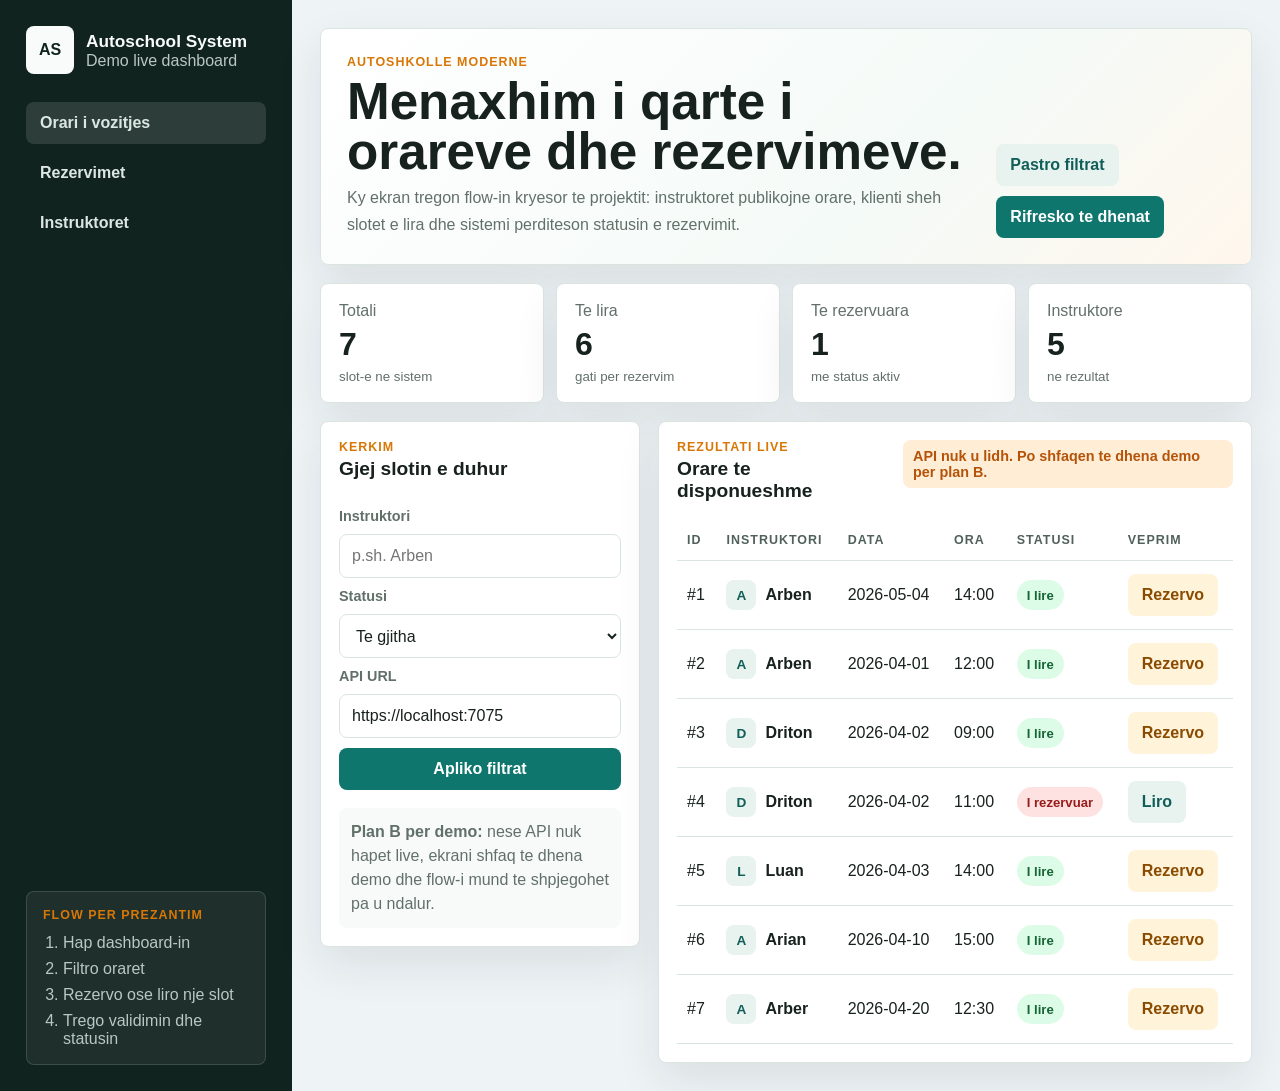
<file: UI/index.html>
<!DOCTYPE html>
<html lang="sq">
<head>
    <meta charset="UTF-8">
    <meta name="viewport" content="width=device-width, initial-scale=1.0">
    <title>Autoschool System | Demo Dashboard</title>
    <link rel="stylesheet" href="style.css">
</head>
<body>
    <div class="app-shell">
        <aside class="sidebar">
            <div class="brand">
                <div class="brand-mark">AS</div>
                <div>
                    <h1>Autoschool System</h1>
                    <p>Demo live dashboard</p>
                </div>
            </div>

            <nav class="nav" aria-label="Demo navigation">
                <button class="nav-btn active" type="button">Orari i vozitjes</button>
                <button class="nav-btn" type="button">Rezervimet</button>
                <button class="nav-btn" type="button">Instruktoret</button>
            </nav>

            <div class="demo-script">
                <span class="eyebrow">Flow per prezantim</span>
                <ol>
                    <li>Hap dashboard-in</li>
                    <li>Filtro oraret</li>
                    <li>Rezervo ose liro nje slot</li>
                    <li>Trego validimin dhe statusin</li>
                </ol>
            </div>
        </aside>

        <main class="content">
            <header class="hero">
                <div>
                    <span class="eyebrow">Autoshkolle moderne</span>
                    <h2>Menaxhim i qarte i orareve dhe rezervimeve.</h2>
                    <p>
                        Ky ekran tregon flow-in kryesor te projektit: instruktoret publikojne orare,
                        klienti sheh slotet e lira dhe sistemi perditeson statusin e rezervimit.
                    </p>
                </div>
                <div class="hero-actions">
                    <button class="secondary-btn" id="resetFiltersBtn" type="button">Pastro filtrat</button>
                    <button class="primary-btn" id="loadSlotsBtn" type="button">Rifresko te dhenat</button>
                </div>
            </header>

            <section class="stats" aria-label="Permbledhje">
                <article class="stat-card">
                    <span>Totali</span>
                    <strong id="totalSlots">0</strong>
                    <small>slot-e ne sistem</small>
                </article>
                <article class="stat-card">
                    <span>Te lira</span>
                    <strong id="freeSlots">0</strong>
                    <small>gati per rezervim</small>
                </article>
                <article class="stat-card">
                    <span>Te rezervuara</span>
                    <strong id="bookedSlots">0</strong>
                    <small>me status aktiv</small>
                </article>
                <article class="stat-card">
                    <span>Instruktore</span>
                    <strong id="instructorCount">0</strong>
                    <small>ne rezultat</small>
                </article>
            </section>

            <section class="workspace">
                <div class="panel filters-panel">
                    <div class="panel-head">
                        <div>
                            <span class="eyebrow">Kerkim</span>
                            <h3>Gjej slotin e duhur</h3>
                        </div>
                    </div>

                    <label for="instructor">Instruktori</label>
                    <input type="text" id="instructor" placeholder="p.sh. Arben">

                    <label for="status">Statusi</label>
                    <select id="status">
                        <option value="">Te gjitha</option>
                        <option value="false">Vetem te lira</option>
                        <option value="true">Vetem te rezervuara</option>
                    </select>

                    <label for="apiBase">API URL</label>
                    <input type="text" id="apiBase" value="https://localhost:7075" aria-label="API base URL">

                    <button class="primary-btn full-width" id="applyFiltersBtn" type="button">Apliko filtrat</button>

                    <div class="fallback-note">
                        <strong>Plan B per demo:</strong>
                        nese API nuk hapet live, ekrani shfaq te dhena demo dhe flow-i mund te shpjegohet pa u ndalur.
                    </div>
                </div>

                <div class="panel table-panel">
                    <div class="panel-head table-head">
                        <div>
                            <span class="eyebrow">Rezultati live</span>
                            <h3>Orare te disponueshme</h3>
                        </div>
                        <p id="message" class="message info">Duke ngarkuar te dhenat...</p>
                    </div>

                    <div class="table-wrap">
                        <table>
                            <thead>
                                <tr>
                                    <th>ID</th>
                                    <th>Instruktori</th>
                                    <th>Data</th>
                                    <th>Ora</th>
                                    <th>Statusi</th>
                                    <th>Veprim</th>
                                </tr>
                            </thead>
                            <tbody id="tableBody"></tbody>
                        </table>
                    </div>
                </div>
            </section>
        </main>
    </div>

    <script src="script.js"></script>
</body>
</html>
</file>
<file: UI/style.css>
:root {
    --bg: #eef3f6;
    --surface: #ffffff;
    --surface-soft: #f7faf9;
    --ink: #17211d;
    --muted: #62706a;
    --line: #dbe5e0;
    --brand: #0f766e;
    --brand-dark: #115e59;
    --accent: #d97706;
    --success: #15803d;
    --warning: #b45309;
    --danger-soft: #fee2e2;
    --shadow: 0 18px 45px rgba(23, 33, 29, 0.09);
}

* {
    box-sizing: border-box;
}

body {
    margin: 0;
    min-height: 100vh;
    background: var(--bg);
    color: var(--ink);
    font-family: Inter, "Segoe UI", Arial, sans-serif;
}

button,
input,
select {
    font: inherit;
}

button {
    border: 0;
}

.app-shell {
    display: grid;
    grid-template-columns: 292px minmax(0, 1fr);
    min-height: 100vh;
}

.sidebar {
    display: flex;
    flex-direction: column;
    gap: 28px;
    padding: 26px;
    background: #10231f;
    color: #f8fbfa;
}

.brand {
    display: flex;
    align-items: center;
    gap: 12px;
}

.brand-mark {
    display: grid;
    width: 48px;
    height: 48px;
    place-items: center;
    border-radius: 8px;
    background: #f8fbfa;
    color: #10231f;
    font-weight: 800;
}

.brand h1,
.brand p {
    margin: 0;
}

.brand h1 {
    font-size: 1.08rem;
}

.brand p,
.demo-script li {
    color: #b9c8c3;
}

.nav {
    display: grid;
    gap: 8px;
}

.nav-btn {
    width: 100%;
    padding: 12px 14px;
    border-radius: 8px;
    background: transparent;
    color: #dce7e3;
    cursor: pointer;
    text-align: left;
    font-weight: 700;
}

.nav-btn.active,
.nav-btn:hover {
    background: rgba(255, 255, 255, 0.12);
}

.demo-script {
    margin-top: auto;
    padding: 16px;
    border: 1px solid rgba(255, 255, 255, 0.14);
    border-radius: 8px;
    background: rgba(255, 255, 255, 0.06);
}

.demo-script ol {
    margin: 12px 0 0;
    padding-left: 20px;
}

.demo-script li + li {
    margin-top: 8px;
}

.content {
    padding: 28px;
}

.hero {
    display: flex;
    align-items: flex-end;
    justify-content: space-between;
    gap: 24px;
    margin-bottom: 18px;
    padding: 26px;
    border-radius: 8px;
    background: linear-gradient(135deg, #ffffff 0%, #f4faf7 62%, #fff7ed 100%);
    border: 1px solid var(--line);
    box-shadow: var(--shadow);
}

.hero h2 {
    max-width: 820px;
    margin: 8px 0;
    font-size: clamp(2rem, 4vw, 4.35rem);
    line-height: 0.98;
    letter-spacing: 0;
}

.hero p {
    max-width: 720px;
    margin: 0;
    color: var(--muted);
    line-height: 1.65;
}

.hero-actions,
.actions {
    display: flex;
    gap: 10px;
    flex-wrap: wrap;
}

.eyebrow {
    display: block;
    color: var(--accent);
    font-size: 0.78rem;
    font-weight: 800;
    letter-spacing: 0.08em;
    text-transform: uppercase;
}

.stats {
    display: grid;
    grid-template-columns: repeat(4, minmax(120px, 1fr));
    gap: 12px;
    margin-bottom: 18px;
}

.stat-card,
.panel {
    border: 1px solid var(--line);
    border-radius: 8px;
    background: var(--surface);
    box-shadow: var(--shadow);
}

.stat-card {
    display: grid;
    gap: 6px;
    min-height: 120px;
    padding: 18px;
}

.stat-card span,
.stat-card small {
    color: var(--muted);
}

.stat-card strong {
    font-size: 2rem;
}

.workspace {
    display: grid;
    grid-template-columns: 320px minmax(0, 1fr);
    gap: 18px;
    align-items: start;
}

.panel {
    padding: 18px;
}

.panel-head {
    display: flex;
    justify-content: space-between;
    gap: 14px;
    margin-bottom: 18px;
}

.panel h3 {
    margin: 4px 0 0;
    font-size: 1.2rem;
}

.filters-panel {
    display: grid;
    gap: 10px;
}

label {
    color: var(--muted);
    font-size: 0.9rem;
    font-weight: 700;
}

input,
select {
    width: 100%;
    min-height: 44px;
    padding: 10px 12px;
    border: 1px solid var(--line);
    border-radius: 8px;
    background: #fff;
    color: var(--ink);
    outline: none;
}

input:focus,
select:focus {
    border-color: var(--brand);
    box-shadow: 0 0 0 3px rgba(15, 118, 110, 0.14);
}

.primary-btn,
.secondary-btn,
.action-btn,
.quiet-btn {
    min-height: 42px;
    padding: 10px 14px;
    border-radius: 8px;
    cursor: pointer;
    font-weight: 800;
}

.primary-btn {
    background: var(--brand);
    color: #fff;
}

.primary-btn:hover {
    background: var(--brand-dark);
}

.secondary-btn,
.quiet-btn {
    background: #e8f2ef;
    color: var(--brand-dark);
}

.action-btn {
    background: #fff3d9;
    color: #8a4b00;
}

.full-width {
    width: 100%;
}

.fallback-note {
    margin-top: 8px;
    padding: 12px;
    border-radius: 8px;
    background: var(--surface-soft);
    color: var(--muted);
    line-height: 1.5;
}

.table-head {
    align-items: flex-start;
}

.message {
    max-width: 330px;
    margin: 0;
    padding: 8px 10px;
    border-radius: 8px;
    background: #eef6ff;
    color: #155e75;
    font-size: 0.9rem;
    font-weight: 800;
}

.message.success {
    background: #dcfce7;
    color: var(--success);
}

.message.warning {
    background: #ffedd5;
    color: var(--warning);
}

.table-wrap {
    width: 100%;
    overflow-x: auto;
}

table {
    width: 100%;
    border-collapse: collapse;
}

th,
td {
    padding: 13px 10px;
    border-bottom: 1px solid var(--line);
    text-align: left;
    white-space: nowrap;
}

th {
    color: #50615a;
    font-size: 0.78rem;
    font-weight: 900;
    letter-spacing: 0.08em;
    text-transform: uppercase;
}

.instructor-cell {
    display: flex;
    align-items: center;
    gap: 9px;
    font-weight: 800;
}

.instructor-cell span {
    display: grid;
    width: 30px;
    height: 30px;
    place-items: center;
    border-radius: 8px;
    background: #e8f2ef;
    color: var(--brand-dark);
    font-size: 0.85rem;
}

.status-pill {
    display: inline-flex;
    align-items: center;
    min-height: 30px;
    padding: 6px 10px;
    border-radius: 999px;
    font-size: 0.82rem;
    font-weight: 900;
}

.status-free {
    background: #dcfce7;
    color: #166534;
}

.status-booked {
    background: var(--danger-soft);
    color: #991b1b;
}

.empty-state {
    padding: 34px 10px;
    color: var(--muted);
    text-align: center;
}

@media (max-width: 1060px) {
    .app-shell {
        grid-template-columns: 1fr;
    }

    .sidebar {
        position: static;
    }

    .workspace {
        grid-template-columns: 1fr;
    }
}

@media (max-width: 760px) {
    .content {
        padding: 16px;
    }

    .hero {
        align-items: stretch;
        flex-direction: column;
        padding: 20px;
    }

    .hero h2 {
        font-size: 2.15rem;
        line-height: 1.05;
    }

    .stats {
        grid-template-columns: repeat(2, minmax(0, 1fr));
    }
}
</file>
